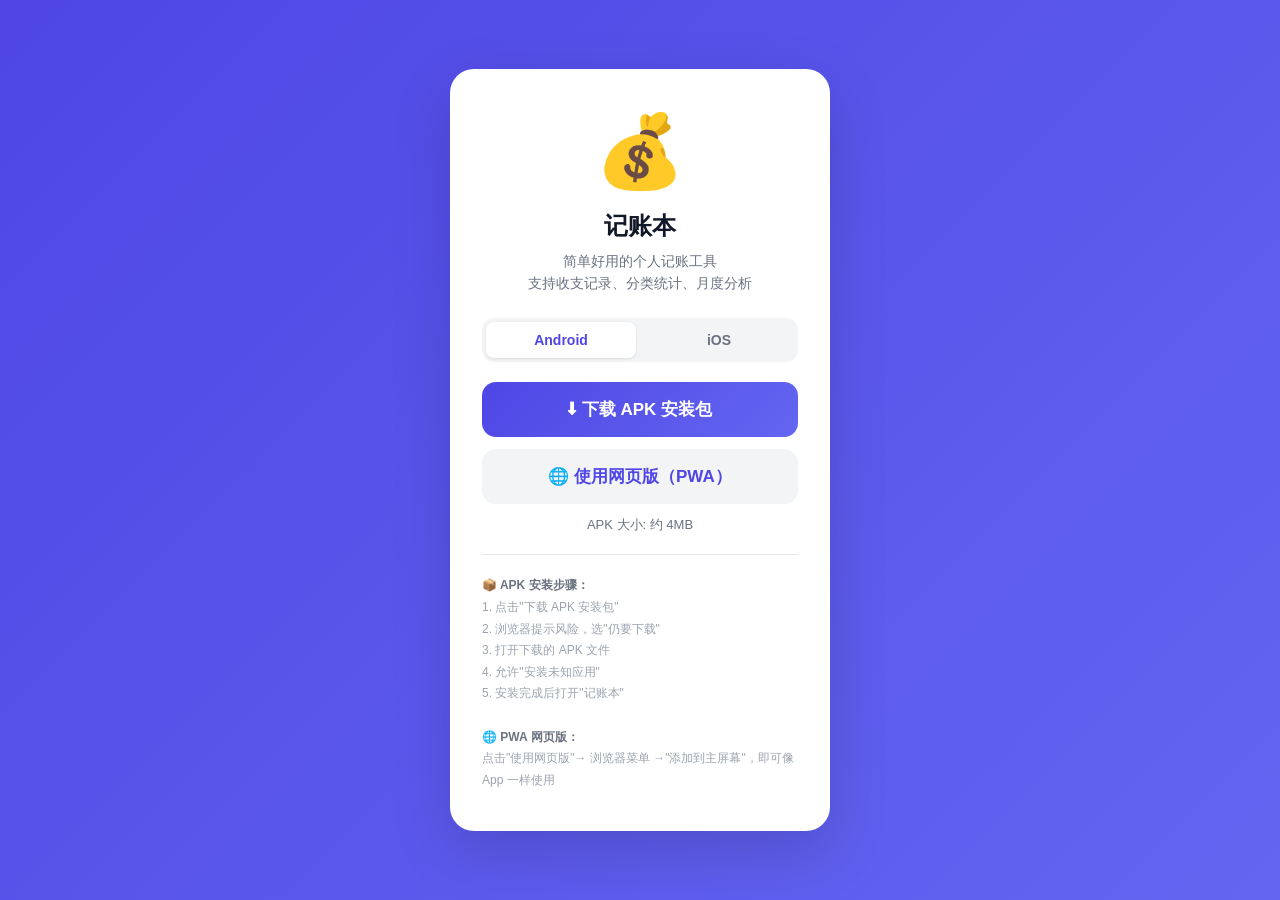
<file: index.html>
<!DOCTYPE html>
<html lang="zh-CN">
<head>
    <meta charset="UTF-8">
    <meta name="viewport" content="width=device-width, initial-scale=1.0">
    <title>记账本 APP 下载</title>
    <style>
        * { margin: 0; padding: 0; box-sizing: border-box; }
        body {
            font-family: -apple-system, BlinkMacSystemFont, 'Segoe UI', sans-serif;
            background: linear-gradient(135deg, #4F46E5 0%, #6366F1 100%);
            min-height: 100vh;
            display: flex;
            align-items: center;
            justify-content: center;
            padding: 20px;
        }
        .card {
            background: #fff;
            border-radius: 24px;
            padding: 40px 32px;
            max-width: 380px;
            width: 100%;
            text-align: center;
            box-shadow: 0 20px 60px rgba(0,0,0,0.15);
        }
        .icon { font-size: 72px; margin-bottom: 16px; }
        .title { font-size: 24px; font-weight: 700; color: #111827; margin-bottom: 8px; }
        .subtitle { font-size: 14px; color: #6B7280; margin-bottom: 24px; line-height: 1.6; }
        .platform-tabs {
            display: flex;
            gap: 8px;
            margin-bottom: 20px;
            background: #F3F4F6;
            border-radius: 12px;
            padding: 4px;
        }
        .tab {
            flex: 1;
            padding: 10px;
            border: none;
            border-radius: 8px;
            font-size: 14px;
            font-weight: 600;
            background: transparent;
            color: #6B7280;
            cursor: pointer;
            transition: all 0.2s;
        }
        .tab.active {
            background: #fff;
            color: #4F46E5;
            box-shadow: 0 1px 3px rgba(0,0,0,0.1);
        }
        .platform-content { display: none; }
        .platform-content.active { display: block; }
        .btn {
            display: block;
            width: 100%;
            padding: 16px;
            border: none;
            border-radius: 14px;
            font-size: 17px;
            font-weight: 700;
            text-decoration: none;
            cursor: pointer;
            transition: all 0.2s;
            margin-bottom: 12px;
        }
        .btn-primary {
            background: linear-gradient(135deg, #4F46E5, #6366F1);
            color: #fff;
        }
        .btn-secondary {
            background: #F3F4F6;
            color: #4F46E5;
        }
        .btn:active { transform: scale(0.97); }
        .info {
            margin-top: 20px;
            padding-top: 20px;
            border-top: 1px solid #E5E7EB;
            font-size: 12px;
            color: #9CA3AF;
            line-height: 1.8;
            text-align: left;
        }
        .info strong { color: #6B7280; }
        .size { font-size: 13px; color: #6B7280; margin-top: 4px; }
        .badge {
            display: inline-block;
            background: #D1FAE5;
            color: #10B981;
            font-size: 11px;
            font-weight: 600;
            padding: 2px 8px;
            border-radius: 10px;
            margin-left: 4px;
        }
    </style>
</head>
<body>
    <div class="card">
        <div class="icon">💰</div>
        <div class="title">记账本</div>
        <div class="subtitle">简单好用的个人记账工具<br>支持收支记录、分类统计、月度分析</div>

        <div class="platform-tabs">
            <button class="tab active" onclick="showPlatform('android')">Android</button>
            <button class="tab" onclick="showPlatform('ios')">iOS</button>
        </div>

        <!-- Android 下载 -->
        <div class="platform-content active" id="platform-android">
            <a class="btn btn-primary" href="./accounting.apk" download>⬇ 下载 APK 安装包</a>
            <a class="btn btn-secondary" href="./app.html">🌐 使用网页版（PWA）</a>
            <div class="size">APK 大小: 约 4MB</div>
            <div class="info">
                <strong>📦 APK 安装步骤：</strong><br>
                1. 点击"下载 APK 安装包"<br>
                2. 浏览器提示风险，选"仍要下载"<br>
                3. 打开下载的 APK 文件<br>
                4. 允许"安装未知应用"<br>
                5. 安装完成后打开"记账本"<br><br>
                <strong>🌐 PWA 网页版：</strong><br>
                点击"使用网页版"→ 浏览器菜单 →"添加到主屏幕"，即可像 App 一样使用
            </div>
        </div>

        <!-- iOS 下载 -->
        <div class="platform-content" id="platform-ios">
            <a class="btn btn-primary" href="./app.html">🚀 使用网页版 App</a>
            <div class="info">
                <strong>🍎 iOS 安装步骤（PWA）：</strong><br>
                1. 用 Safari 浏览器打开本页面<br>
                2. 点击"使用网页版 App"<br>
                3. 在页面加载后，点击 Safari 底部的分享按钮 <img src="data:image/svg+xml,%3Csvg xmlns='http://www.w3.org/2000/svg' width='14' height='14' viewBox='0 0 24 24' fill='%234F46E5'%3E%3Cpath d='M18 16.08c-.76 0-1.44.3-1.96.77L8.91 12.7c.05-.23.09-.46.09-.7s-.04-.47-.09-.7l7.05-4.11c.54.5 1.25.81 2.04.81 1.66 0 3-1.34 3-3s-1.34-3-3-3-3 1.34-3 3c0 .24.04.47.09.7L8.04 9.81C7.5 9.31 6.79 9 6 9c-1.66 0-3 1.34-3 3s1.34 3 3 3c.79 0 1.5-.31 2.04-.81l7.12 4.16c-.05.21-.08.43-.08.65 0 1.61 1.31 2.92 2.92 2.92s2.92-1.31 2.92-2.92-1.31-2.92-2.92-2.92z'/%3E%3C/svg%3E" alt="分享"><br>
                4. 选择"添加到主屏幕"<br>
                5. 点击"添加"<br>
                6. 桌面出现"记账本"图标，点击即可使用<br><br>
                <strong>⚠️ 注意：</strong><br>
                • 必须使用 <strong>Safari</strong> 浏览器<br>
                • iOS 不支持安装 APK 文件<br>
                • PWA 版本功能与原生 App 一致
            </div>
        </div>
    </div>

    <script>
        function showPlatform(platform) {
            document.querySelectorAll('.tab').forEach(t => t.classList.remove('active'));
            document.querySelectorAll('.platform-content').forEach(c => c.classList.remove('active'));
            event.target.classList.add('active');
            document.getElementById('platform-' + platform).classList.add('active');
        }

        // 自动检测平台
        const ua = navigator.userAgent;
        if (/iPhone|iPad|iPod/.test(ua)) {
            document.querySelectorAll('.tab').forEach(t => t.classList.remove('active'));
            document.querySelectorAll('.platform-content').forEach(c => c.classList.remove('active'));
            document.querySelectorAll('.tab')[1].classList.add('active');
            document.getElementById('platform-ios').classList.add('active');
        }
    </script>
</body>
</html>
</file>
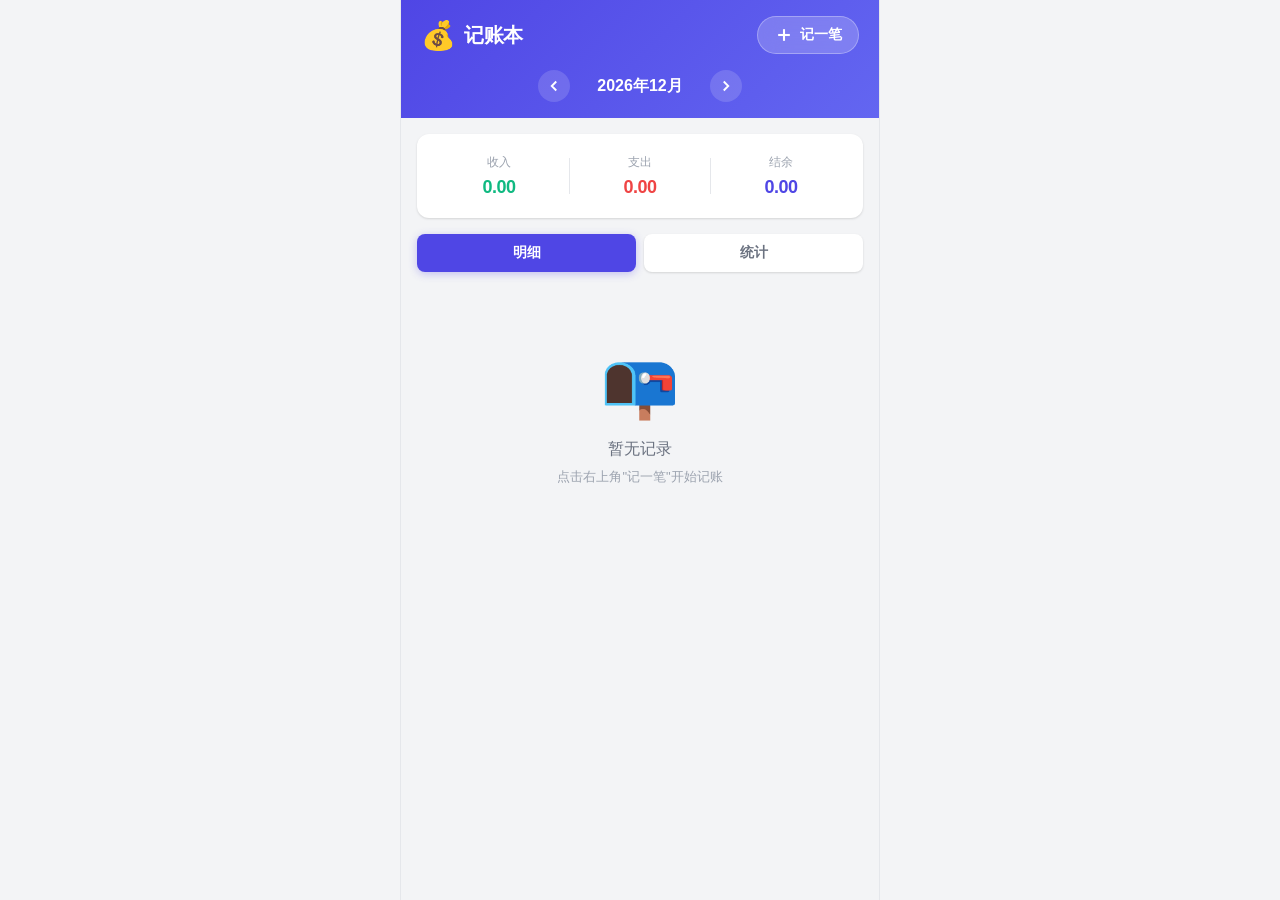
<file: app.html>
<!DOCTYPE html>
<html lang="zh-CN">
<head>
    <meta charset="UTF-8">
    <meta name="viewport" content="width=device-width, initial-scale=1.0, maximum-scale=1.0, user-scalable=no, viewport-fit=cover">
    <meta name="theme-color" content="#4F46E5">
    <meta name="apple-mobile-web-app-capable" content="yes">
    <meta name="apple-mobile-web-app-status-bar-style" content="black-translucent">
    <meta name="apple-mobile-web-app-title" content="记账本">
    <link rel="manifest" href="manifest.json">
    <link rel="apple-touch-icon" href="icons/icon.svg">
    <title>记账本 - 轻松理财</title>
    <link rel="stylesheet" href="app.css">
</head>
<body>
    <div id="app">
        <!-- 头部导航 -->
        <header class="app-header">
            <div class="header-top">
                <div class="brand">
                    <span class="brand-icon">💰</span>
                    <h1 class="brand-title">记账本</h1>
                </div>
                <button class="btn-add" id="btnAdd" aria-label="记一笔">
                    <svg width="20" height="20" viewBox="0 0 24 24" fill="none" stroke="currentColor" stroke-width="2.5"><line x1="12" y1="5" x2="12" y2="19"/><line x1="5" y1="12" x2="19" y2="12"/></svg>
                    <span>记一笔</span>
                </button>
            </div>
            <!-- 月份选择器 -->
            <div class="month-picker" id="monthPicker">
                <button class="month-arrow" id="prevMonth" aria-label="上一月">
                    <svg width="18" height="18" viewBox="0 0 24 24" fill="none" stroke="currentColor" stroke-width="2.5"><polyline points="15 18 9 12 15 6"/></svg>
                </button>
                <span class="month-label" id="monthLabel"></span>
                <button class="month-arrow" id="nextMonth" aria-label="下一月">
                    <svg width="18" height="18" viewBox="0 0 24 24" fill="none" stroke="currentColor" stroke-width="2.5"><polyline points="9 18 15 12 9 6"/></svg>
                </button>
            </div>
        </header>

        <!-- 统计卡片 -->
        <section class="stats-section" id="statsSection">
            <div class="stats-card">
                <div class="stat-item stat-income">
                    <span class="stat-label">收入</span>
                    <span class="stat-value" id="totalIncome">0.00</span>
                </div>
                <div class="stat-divider"></div>
                <div class="stat-item stat-expense">
                    <span class="stat-label">支出</span>
                    <span class="stat-value" id="totalExpense">0.00</span>
                </div>
                <div class="stat-divider"></div>
                <div class="stat-item stat-balance">
                    <span class="stat-label">结余</span>
                    <span class="stat-value" id="totalBalance">0.00</span>
                </div>
            </div>
        </section>

        <!-- Tab 切换 -->
        <div class="tab-bar">
            <button class="tab-btn active" data-tab="list">明细</button>
            <button class="tab-btn" data-tab="chart">统计</button>
        </div>

        <!-- 记录列表 -->
        <section class="tab-content active" id="tabList">
            <div class="transaction-list" id="transactionList">
                <div class="empty-state">
                    <div class="empty-icon">📭</div>
                    <div class="empty-text">暂无记录</div>
                    <div class="empty-hint">点击右上角"记一笔"开始记账</div>
                </div>
            </div>
        </section>

        <!-- 统计图表 -->
        <section class="tab-content" id="tabChart">
            <div class="chart-section" id="chartSection"></div>
        </section>

        <!-- 添加记录弹窗 -->
        <div class="modal-overlay" id="addModal">
            <div class="modal-content">
                <div class="modal-header">
                    <h2>记一笔</h2>
                    <button class="modal-close" id="modalClose" aria-label="关闭">
                        <svg width="24" height="24" viewBox="0 0 24 24" fill="none" stroke="currentColor" stroke-width="2"><line x1="18" y1="6" x2="6" y2="18"/><line x1="6" y1="6" x2="18" y2="18"/></svg>
                    </button>
                </div>
                <form id="addForm">
                    <!-- 收入/支出切换 -->
                    <div class="type-toggle">
                        <button type="button" class="type-btn active" data-type="expense">支出</button>
                        <button type="button" class="type-btn" data-type="income">收入</button>
                    </div>
                    <!-- 金额 -->
                    <div class="form-group">
                        <label class="form-label">金额</label>
                        <div class="amount-input-wrap">
                            <span class="currency-sign">¥</span>
                            <input type="number" id="inputAmount" class="amount-input" placeholder="0.00" step="0.01" min="0.01" inputmode="decimal" required>
                        </div>
                    </div>
                    <!-- 分类 -->
                    <div class="form-group">
                        <label class="form-label">分类</label>
                        <div class="category-grid" id="categoryGrid"></div>
                    </div>
                    <!-- 备注 -->
                    <div class="form-group">
                        <label class="form-label">备注</label>
                        <input type="text" id="inputNote" class="form-input" placeholder="添加备注（可选）" maxlength="50">
                    </div>
                    <!-- 日期 -->
                    <div class="form-group">
                        <label class="form-label">日期</label>
                        <input type="date" id="inputDate" class="form-input" required>
                    </div>
                    <!-- 提交 -->
                    <button type="submit" class="btn-submit" id="btnSubmit">保存</button>
                </form>
            </div>
        </div>

        <!-- 删除确认 -->
        <div class="modal-overlay" id="deleteModal">
            <div class="confirm-dialog">
                <div class="confirm-icon">🗑️</div>
                <div class="confirm-text">确定删除这条记录吗？</div>
                <div class="confirm-actions">
                    <button class="btn-cancel" id="cancelDelete">取消</button>
                    <button class="btn-confirm-delete" id="confirmDelete">删除</button>
                </div>
            </div>
        </div>

        <!-- Toast 提示 -->
        <div class="toast" id="toast"></div>
    </div>

    <script src="app.js"></script>
</body>
</html>
</file>
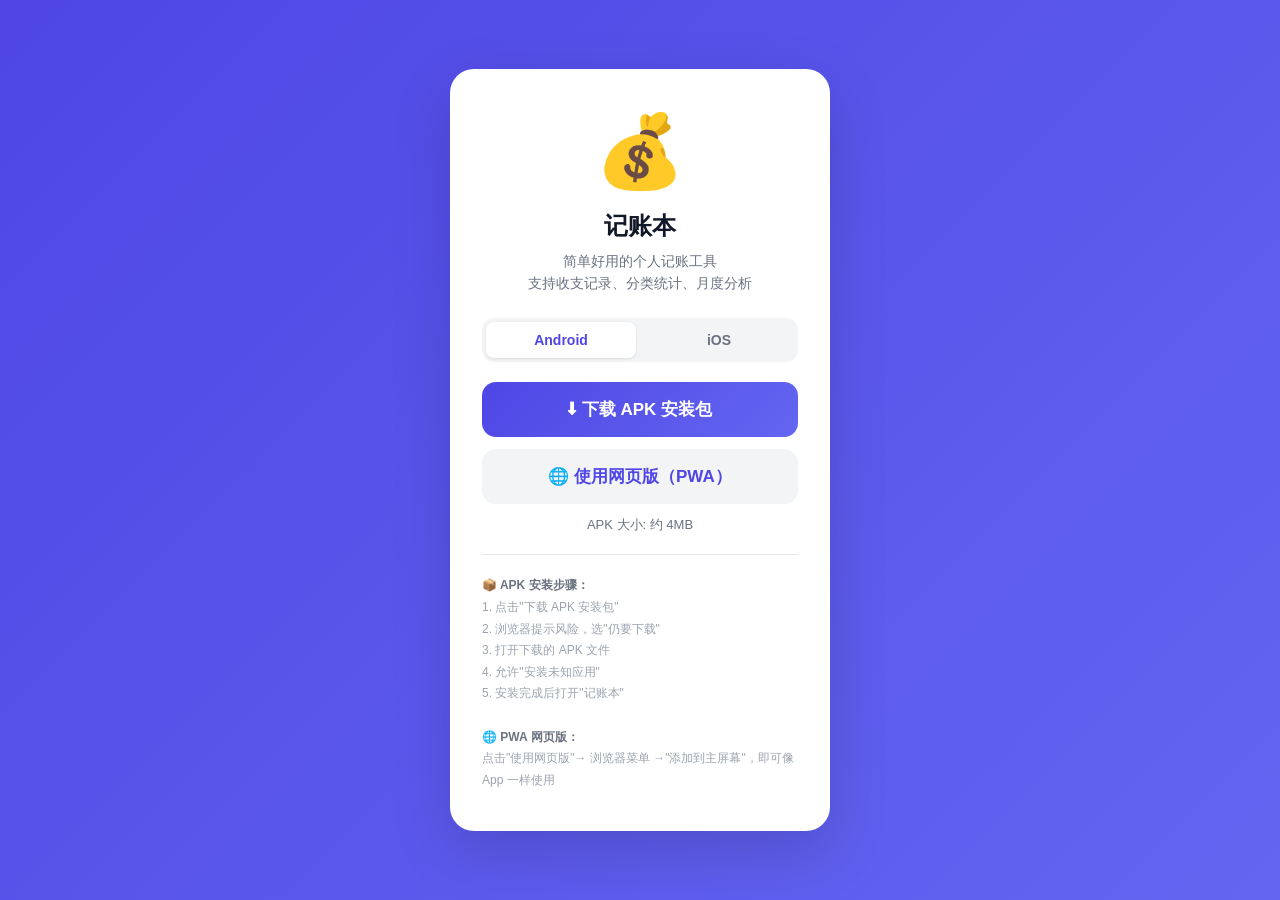
<file: download.html>
<!DOCTYPE html>
<html lang="zh-CN">
<head>
    <meta charset="UTF-8">
    <meta name="viewport" content="width=device-width, initial-scale=1.0">
    <title>记账本 APP 下载</title>
    <style>
        * { margin: 0; padding: 0; box-sizing: border-box; }
        body {
            font-family: -apple-system, BlinkMacSystemFont, 'Segoe UI', sans-serif;
            background: linear-gradient(135deg, #4F46E5 0%, #6366F1 100%);
            min-height: 100vh;
            display: flex;
            align-items: center;
            justify-content: center;
            padding: 20px;
        }
        .card {
            background: #fff;
            border-radius: 24px;
            padding: 40px 32px;
            max-width: 380px;
            width: 100%;
            text-align: center;
            box-shadow: 0 20px 60px rgba(0,0,0,0.15);
        }
        .icon { font-size: 72px; margin-bottom: 16px; }
        .title { font-size: 24px; font-weight: 700; color: #111827; margin-bottom: 8px; }
        .subtitle { font-size: 14px; color: #6B7280; margin-bottom: 24px; line-height: 1.6; }
        .platform-tabs {
            display: flex;
            gap: 8px;
            margin-bottom: 20px;
            background: #F3F4F6;
            border-radius: 12px;
            padding: 4px;
        }
        .tab {
            flex: 1;
            padding: 10px;
            border: none;
            border-radius: 8px;
            font-size: 14px;
            font-weight: 600;
            background: transparent;
            color: #6B7280;
            cursor: pointer;
            transition: all 0.2s;
        }
        .tab.active {
            background: #fff;
            color: #4F46E5;
            box-shadow: 0 1px 3px rgba(0,0,0,0.1);
        }
        .platform-content { display: none; }
        .platform-content.active { display: block; }
        .btn {
            display: block;
            width: 100%;
            padding: 16px;
            border: none;
            border-radius: 14px;
            font-size: 17px;
            font-weight: 700;
            text-decoration: none;
            cursor: pointer;
            transition: all 0.2s;
            margin-bottom: 12px;
        }
        .btn-primary {
            background: linear-gradient(135deg, #4F46E5, #6366F1);
            color: #fff;
        }
        .btn-secondary {
            background: #F3F4F6;
            color: #4F46E5;
        }
        .btn:active { transform: scale(0.97); }
        .info {
            margin-top: 20px;
            padding-top: 20px;
            border-top: 1px solid #E5E7EB;
            font-size: 12px;
            color: #9CA3AF;
            line-height: 1.8;
            text-align: left;
        }
        .info strong { color: #6B7280; }
        .size { font-size: 13px; color: #6B7280; margin-top: 4px; }
        .badge {
            display: inline-block;
            background: #D1FAE5;
            color: #10B981;
            font-size: 11px;
            font-weight: 600;
            padding: 2px 8px;
            border-radius: 10px;
            margin-left: 4px;
        }
    </style>
</head>
<body>
    <div class="card">
        <div class="icon">💰</div>
        <div class="title">记账本</div>
        <div class="subtitle">简单好用的个人记账工具<br>支持收支记录、分类统计、月度分析</div>

        <div class="platform-tabs">
            <button class="tab active" onclick="showPlatform('android')">Android</button>
            <button class="tab" onclick="showPlatform('ios')">iOS</button>
        </div>

        <!-- Android 下载 -->
        <div class="platform-content active" id="platform-android">
            <a class="btn btn-primary" href="/accounting.apk" download>⬇ 下载 APK 安装包</a>
            <a class="btn btn-secondary" href="/index.html">🌐 使用网页版（PWA）</a>
            <div class="size">APK 大小: 约 4MB</div>
            <div class="info">
                <strong>📦 APK 安装步骤：</strong><br>
                1. 点击"下载 APK 安装包"<br>
                2. 浏览器提示风险，选"仍要下载"<br>
                3. 打开下载的 APK 文件<br>
                4. 允许"安装未知应用"<br>
                5. 安装完成后打开"记账本"<br><br>
                <strong>🌐 PWA 网页版：</strong><br>
                点击"使用网页版"→ 浏览器菜单 →"添加到主屏幕"，即可像 App 一样使用
            </div>
        </div>

        <!-- iOS 下载 -->
        <div class="platform-content" id="platform-ios">
            <a class="btn btn-primary" href="/index.html">🚀 使用网页版 App</a>
            <div class="info">
                <strong>🍎 iOS 安装步骤（PWA）：</strong><br>
                1. 用 Safari 浏览器打开本页面<br>
                2. 点击"使用网页版 App"<br>
                3. 在页面加载后，点击 Safari 底部的分享按钮 <img src="data:image/svg+xml,%3Csvg xmlns='http://www.w3.org/2000/svg' width='14' height='14' viewBox='0 0 24 24' fill='%234F46E5'%3E%3Cpath d='M18 16.08c-.76 0-1.44.3-1.96.77L8.91 12.7c.05-.23.09-.46.09-.7s-.04-.47-.09-.7l7.05-4.11c.54.5 1.25.81 2.04.81 1.66 0 3-1.34 3-3s-1.34-3-3-3-3 1.34-3 3c0 .24.04.47.09.7L8.04 9.81C7.5 9.31 6.79 9 6 9c-1.66 0-3 1.34-3 3s1.34 3 3 3c.79 0 1.5-.31 2.04-.81l7.12 4.16c-.05.21-.08.43-.08.65 0 1.61 1.31 2.92 2.92 2.92s2.92-1.31 2.92-2.92-1.31-2.92-2.92-2.92z'/%3E%3C/svg%3E" alt="分享"><br>
                4. 选择"添加到主屏幕"<br>
                5. 点击"添加"<br>
                6. 桌面出现"记账本"图标，点击即可使用<br><br>
                <strong>⚠️ 注意：</strong><br>
                • 必须使用 <strong>Safari</strong> 浏览器<br>
                • iOS 不支持安装 APK 文件<br>
                • PWA 版本功能与原生 App 一致
            </div>
        </div>
    </div>

    <script>
        function showPlatform(platform) {
            document.querySelectorAll('.tab').forEach(t => t.classList.remove('active'));
            document.querySelectorAll('.platform-content').forEach(c => c.classList.remove('active'));
            event.target.classList.add('active');
            document.getElementById('platform-' + platform).classList.add('active');
        }

        // 自动检测平台
        const ua = navigator.userAgent;
        if (/iPhone|iPad|iPod/.test(ua)) {
            document.querySelectorAll('.tab').forEach(t => t.classList.remove('active'));
            document.querySelectorAll('.platform-content').forEach(c => c.classList.remove('active'));
            document.querySelectorAll('.tab')[1].classList.add('active');
            document.getElementById('platform-ios').classList.add('active');
        }
    </script>
</body>
</html>
</file>
<file: app.css>
/* ===== 基础重置与变量 ===== */
:root {
    --primary: #4F46E5;
    --primary-light: #6366F1;
    --primary-dark: #4338CA;
    --income: #10B981;
    --income-light: #D1FAE5;
    --expense: #EF4444;
    --expense-light: #FEE2E2;
    --bg: #F3F4F6;
    --card: #FFFFFF;
    --text: #111827;
    --text-secondary: #6B7280;
    --text-muted: #9CA3AF;
    --border: #E5E7EB;
    --shadow: 0 1px 3px rgba(0,0,0,0.08), 0 1px 2px rgba(0,0,0,0.06);
    --shadow-lg: 0 10px 25px rgba(0,0,0,0.1);
    --radius: 12px;
    --radius-sm: 8px;
    --safe-top: env(safe-area-inset-top, 0px);
    --safe-bottom: env(safe-area-inset-bottom, 0px);
}

* { margin: 0; padding: 0; box-sizing: border-box; -webkit-tap-highlight-color: transparent; }

html { font-size: 16px; }

body {
    font-family: -apple-system, BlinkMacSystemFont, 'SF Pro Text', 'Helvetica Neue', Arial, sans-serif;
    background: var(--bg);
    color: var(--text);
    min-height: 100vh;
    -webkit-font-smoothing: antialiased;
    overflow-x: hidden;
}

#app {
    max-width: 480px;
    margin: 0 auto;
    min-height: 100vh;
    position: relative;
}

/* ===== 头部 ===== */
.app-header {
    background: linear-gradient(135deg, var(--primary) 0%, var(--primary-light) 100%);
    color: #fff;
    padding: calc(16px + var(--safe-top)) 20px 16px;
    position: sticky;
    top: 0;
    z-index: 100;
}

.header-top {
    display: flex;
    align-items: center;
    justify-content: space-between;
    margin-bottom: 16px;
}

.brand {
    display: flex;
    align-items: center;
    gap: 8px;
}

.brand-icon { font-size: 28px; }

.brand-title {
    font-size: 20px;
    font-weight: 700;
    letter-spacing: -0.3px;
}

.btn-add {
    display: flex;
    align-items: center;
    gap: 6px;
    background: rgba(255,255,255,0.2);
    backdrop-filter: blur(10px);
    border: 1px solid rgba(255,255,255,0.3);
    color: #fff;
    padding: 8px 16px;
    border-radius: 24px;
    font-size: 14px;
    font-weight: 600;
    cursor: pointer;
    transition: all 0.2s;
}

.btn-add:active { background: rgba(255,255,255,0.35); transform: scale(0.96); }

/* 月份选择器 */
.month-picker {
    display: flex;
    align-items: center;
    justify-content: center;
    gap: 20px;
}

.month-arrow {
    background: rgba(255,255,255,0.15);
    border: none;
    color: #fff;
    width: 32px;
    height: 32px;
    border-radius: 50%;
    display: flex;
    align-items: center;
    justify-content: center;
    cursor: pointer;
    transition: background 0.2s;
}

.month-arrow:active { background: rgba(255,255,255,0.3); }

.month-label {
    font-size: 16px;
    font-weight: 600;
    min-width: 100px;
    text-align: center;
}

/* ===== 统计卡片 ===== */
.stats-section { padding: 16px 16px 0; }

.stats-card {
    background: var(--card);
    border-radius: var(--radius);
    box-shadow: var(--shadow);
    padding: 20px 16px;
    display: grid;
    grid-template-columns: 1fr auto 1fr auto 1fr;
    align-items: center;
    gap: 0;
}

.stat-item { text-align: center; }

.stat-label {
    display: block;
    font-size: 12px;
    color: var(--text-muted);
    margin-bottom: 6px;
    font-weight: 500;
}

.stat-value { font-size: 18px; font-weight: 700; letter-spacing: -0.5px; }

.stat-income .stat-value { color: var(--income); }
.stat-expense .stat-value { color: var(--expense); }
.stat-balance .stat-value { color: var(--primary); }

.stat-divider {
    width: 1px;
    height: 36px;
    background: var(--border);
    margin: 0 4px;
}

/* ===== Tab 栏 ===== */
.tab-bar {
    display: flex;
    padding: 16px 16px 0;
    gap: 8px;
}

.tab-btn {
    flex: 1;
    padding: 10px;
    border: none;
    background: var(--card);
    border-radius: var(--radius-sm);
    font-size: 14px;
    font-weight: 600;
    color: var(--text-secondary);
    cursor: pointer;
    transition: all 0.2s;
    box-shadow: var(--shadow);
}

.tab-btn.active {
    background: var(--primary);
    color: #fff;
    box-shadow: 0 2px 8px rgba(79,70,229,0.3);
}

.tab-content { display: none; padding: 16px; padding-bottom: calc(24px + var(--safe-bottom)); }
.tab-content.active { display: block; }

/* ===== 交易列表 ===== */
.transaction-list { }

.date-group { margin-bottom: 16px; }

.date-header {
    font-size: 13px;
    color: var(--text-muted);
    font-weight: 600;
    padding: 4px 4px 8px;
    display: flex;
    justify-content: space-between;
    align-items: center;
}

.date-summary { font-size: 12px; }

.tx-item {
    background: var(--card);
    border-radius: var(--radius-sm);
    padding: 14px;
    margin-bottom: 8px;
    display: flex;
    align-items: center;
    justify-content: space-between;
    box-shadow: var(--shadow);
    transition: transform 0.15s, box-shadow 0.15s;
    position: relative;
    overflow: hidden;
}

.tx-item:active { transform: scale(0.98); }

.tx-left { display: flex; align-items: center; gap: 12px; }

.tx-icon {
    width: 42px;
    height: 42px;
    border-radius: 12px;
    display: flex;
    align-items: center;
    justify-content: center;
    font-size: 20px;
    flex-shrink: 0;
}

.tx-icon.income { background: var(--income-light); }
.tx-icon.expense { background: var(--expense-light); }

.tx-info { min-width: 0; }

.tx-category {
    font-size: 15px;
    font-weight: 600;
    color: var(--text);
    white-space: nowrap;
    overflow: hidden;
    text-overflow: ellipsis;
}

.tx-note {
    font-size: 12px;
    color: var(--text-muted);
    margin-top: 2px;
    white-space: nowrap;
    overflow: hidden;
    text-overflow: ellipsis;
}

.tx-right { text-align: right; flex-shrink: 0; display: flex; align-items: center; gap: 8px; }

.tx-amount {
    font-size: 16px;
    font-weight: 700;
    letter-spacing: -0.3px;
}

.tx-amount.income { color: var(--income); }
.tx-amount.expense { color: var(--expense); }

.tx-delete {
    background: none;
    border: none;
    color: var(--text-muted);
    cursor: pointer;
    padding: 4px;
    border-radius: 6px;
    opacity: 0;
    transition: all 0.2s;
    display: flex;
    align-items: center;
    justify-content: center;
}

.tx-item:hover .tx-delete,
.tx-item:active .tx-delete { opacity: 1; }

.tx-delete:active { color: var(--expense); }

/* 空状态 */
.empty-state {
    text-align: center;
    padding: 60px 20px;
}

.empty-icon { font-size: 64px; margin-bottom: 16px; }
.empty-text { font-size: 16px; color: var(--text-secondary); font-weight: 500; }
.empty-hint { font-size: 13px; color: var(--text-muted); margin-top: 8px; }

/* ===== 统计图表 ===== */
.chart-section { }

.chart-block {
    background: var(--card);
    border-radius: var(--radius);
    box-shadow: var(--shadow);
    padding: 20px 16px;
    margin-bottom: 16px;
}

.chart-title {
    font-size: 15px;
    font-weight: 700;
    margin-bottom: 16px;
    display: flex;
    align-items: center;
    gap: 8px;
}

.chart-dot {
    width: 8px;
    height: 8px;
    border-radius: 50%;
    display: inline-block;
}

.chart-dot.income { background: var(--income); }
.chart-dot.expense { background: var(--expense); }

.bar-chart { display: flex; flex-direction: column; gap: 12px; }

.bar-row { display: flex; align-items: center; gap: 10px; }

.bar-icon { font-size: 18px; width: 28px; text-align: center; flex-shrink: 0; }

.bar-info { flex: 1; min-width: 0; }

.bar-top {
    display: flex;
    justify-content: space-between;
    align-items: center;
    margin-bottom: 5px;
}

.bar-name { font-size: 13px; font-weight: 500; color: var(--text); }
.bar-amount { font-size: 13px; font-weight: 600; }
.bar-amount.income { color: var(--income); }
.bar-amount.expense { color: var(--expense); }

.bar-track {
    width: 100%;
    height: 8px;
    background: #F3F4F6;
    border-radius: 4px;
    overflow: hidden;
}

.bar-fill {
    height: 100%;
    border-radius: 4px;
    transition: width 0.6s cubic-bezier(0.25, 1, 0.5, 1);
    min-width: 4px;
}

.bar-fill.income { background: linear-gradient(90deg, var(--income), #34D399); }
.bar-fill.expense { background: linear-gradient(90deg, var(--expense), #F87171); }

.bar-percent {
    font-size: 12px;
    color: var(--text-muted);
    min-width: 42px;
    text-align: right;
    flex-shrink: 0;
}

.chart-empty {
    text-align: center;
    padding: 40px 20px;
    color: var(--text-muted);
    font-size: 14px;
}

/* 环形统计 */
.donut-wrap {
    display: flex;
    align-items: center;
    gap: 20px;
    margin-bottom: 16px;
}

.donut-canvas { flex-shrink: 0; }

.donut-legend { flex: 1; display: flex; flex-direction: column; gap: 8px; }

.legend-item { display: flex; align-items: center; gap: 8px; font-size: 13px; }

.legend-color {
    width: 12px;
    height: 12px;
    border-radius: 3px;
    flex-shrink: 0;
}

.legend-name { flex: 1; color: var(--text-secondary); }
.legend-val { font-weight: 600; color: var(--text); }

/* ===== 弹窗 ===== */
.modal-overlay {
    position: fixed;
    inset: 0;
    background: rgba(0,0,0,0.5);
    z-index: 200;
    display: flex;
    align-items: flex-end;
    justify-content: center;
    opacity: 0;
    visibility: hidden;
    transition: opacity 0.25s, visibility 0.25s;
}

.modal-overlay.show { opacity: 1; visibility: visible; }

.modal-content {
    background: var(--card);
    width: 100%;
    max-width: 480px;
    border-radius: 20px 20px 0 0;
    max-height: 90vh;
    overflow-y: auto;
    padding: 24px 20px calc(24px + var(--safe-bottom));
    transform: translateY(100%);
    transition: transform 0.35s cubic-bezier(0.32, 0.72, 0, 1);
}

.modal-overlay.show .modal-content { transform: translateY(0); }

.modal-header {
    display: flex;
    align-items: center;
    justify-content: space-between;
    margin-bottom: 24px;
}

.modal-header h2 { font-size: 18px; font-weight: 700; }

.modal-close {
    background: none;
    border: none;
    color: var(--text-muted);
    cursor: pointer;
    padding: 4px;
    border-radius: 8px;
}

.modal-close:active { color: var(--text); }

/* 收入/支出切换 */
.type-toggle {
    display: flex;
    background: #F3F4F6;
    border-radius: var(--radius-sm);
    padding: 4px;
    margin-bottom: 20px;
}

.type-btn {
    flex: 1;
    padding: 10px;
    border: none;
    border-radius: 6px;
    font-size: 14px;
    font-weight: 600;
    color: var(--text-secondary);
    background: transparent;
    cursor: pointer;
    transition: all 0.2s;
}

.type-btn.active.expense-active {
    background: var(--card);
    color: var(--expense);
    box-shadow: var(--shadow);
}

.type-btn.active.income-active {
    background: var(--card);
    color: var(--income);
    box-shadow: var(--shadow);
}

/* 表单 */
.form-group { margin-bottom: 18px; }

.form-label {
    display: block;
    font-size: 13px;
    font-weight: 600;
    color: var(--text-secondary);
    margin-bottom: 8px;
}

.amount-input-wrap {
    position: relative;
    display: flex;
    align-items: center;
}

.currency-sign {
    position: absolute;
    left: 16px;
    font-size: 22px;
    font-weight: 700;
    color: var(--text-muted);
    pointer-events: none;
}

.amount-input {
    width: 100%;
    padding: 14px 16px 14px 40px;
    font-size: 28px;
    font-weight: 700;
    border: 2px solid var(--border);
    border-radius: var(--radius-sm);
    background: #FAFAFA;
    color: var(--text);
    outline: none;
    transition: border-color 0.2s;
    letter-spacing: -0.5px;
}

.amount-input:focus { border-color: var(--primary); }

.amount-input::placeholder { color: #D1D5DB; font-weight: 400; }

.form-input {
    width: 100%;
    padding: 12px 16px;
    font-size: 15px;
    border: 2px solid var(--border);
    border-radius: var(--radius-sm);
    background: #FAFAFA;
    color: var(--text);
    outline: none;
    transition: border-color 0.2s;
}

.form-input:focus { border-color: var(--primary); }

/* 分类网格 */
.category-grid {
    display: grid;
    grid-template-columns: repeat(5, 1fr);
    gap: 8px;
}

.cat-btn {
    display: flex;
    flex-direction: column;
    align-items: center;
    gap: 4px;
    padding: 10px 4px;
    border: 2px solid transparent;
    border-radius: var(--radius-sm);
    background: #F9FAFB;
    cursor: pointer;
    transition: all 0.15s;
}

.cat-btn:active { transform: scale(0.95); }

.cat-btn .cat-emoji { font-size: 22px; }
.cat-btn .cat-name { font-size: 11px; color: var(--text-secondary); font-weight: 500; }

.cat-btn.selected.expense-selected {
    background: var(--expense-light);
    border-color: var(--expense);
}

.cat-btn.selected.income-selected {
    background: var(--income-light);
    border-color: var(--income);
}

.cat-btn.selected .cat-name { color: var(--text); font-weight: 600; }

/* 提交按钮 */
.btn-submit {
    width: 100%;
    padding: 14px;
    border: none;
    border-radius: var(--radius-sm);
    font-size: 16px;
    font-weight: 700;
    color: #fff;
    cursor: pointer;
    transition: all 0.2s;
    margin-top: 8px;
}

.btn-submit.expense-mode { background: var(--expense); }
.btn-submit.income-mode { background: var(--income); }
.btn-submit:active { transform: scale(0.98); opacity: 0.9; }

/* 删除确认 */
.confirm-dialog {
    background: var(--card);
    border-radius: var(--radius);
    padding: 32px 24px;
    width: calc(100% - 48px);
    max-width: 320px;
    text-align: center;
    transform: scale(0.9);
    transition: transform 0.25s cubic-bezier(0.32, 0.72, 0, 1);
}

.modal-overlay.show .confirm-dialog { transform: scale(1); }

.confirm-icon { font-size: 48px; margin-bottom: 16px; }
.confirm-text { font-size: 16px; font-weight: 600; margin-bottom: 24px; color: var(--text); }

.confirm-actions { display: flex; gap: 12px; }

.btn-cancel, .btn-confirm-delete {
    flex: 1;
    padding: 12px;
    border: none;
    border-radius: var(--radius-sm);
    font-size: 15px;
    font-weight: 600;
    cursor: pointer;
    transition: all 0.15s;
}

.btn-cancel { background: #F3F4F6; color: var(--text-secondary); }
.btn-cancel:active { background: #E5E7EB; }

.btn-confirm-delete { background: var(--expense); color: #fff; }
.btn-confirm-delete:active { opacity: 0.9; }

/* Toast */
.toast {
    position: fixed;
    bottom: 80px;
    left: 50%;
    transform: translateX(-50%) translateY(20px);
    background: rgba(17,24,39,0.9);
    color: #fff;
    padding: 10px 24px;
    border-radius: 24px;
    font-size: 14px;
    font-weight: 500;
    opacity: 0;
    transition: all 0.3s;
    z-index: 300;
    white-space: nowrap;
    pointer-events: none;
}

.toast.show { opacity: 1; transform: translateX(-50%) translateY(0); }

/* ===== 响应式 ===== */
@media (min-width: 481px) {
    #app { border-left: 1px solid var(--border); border-right: 1px solid var(--border); }
    .modal-content { border-radius: 20px; margin-bottom: 40px; }
}

/* ===== PWA 安装提示 ===== */
.pwa-install-banner {
    position: fixed;
    bottom: 0;
    left: 0;
    right: 0;
    background: var(--card);
    padding: 16px 20px calc(16px + var(--safe-bottom));
    box-shadow: 0 -4px 20px rgba(0,0,0,0.1);
    display: flex;
    align-items: center;
    gap: 12px;
    z-index: 150;
    transform: translateY(100%);
    transition: transform 0.3s;
}

.pwa-install-banner.show { transform: translateY(0); }

.pwa-install-text { flex: 1; }
.pwa-install-title { font-size: 14px; font-weight: 600; }
.pwa-install-desc { font-size: 12px; color: var(--text-muted); margin-top: 2px; }

.pwa-install-btn {
    background: var(--primary);
    color: #fff;
    border: none;
    padding: 8px 20px;
    border-radius: 20px;
    font-size: 14px;
    font-weight: 600;
    cursor: pointer;
    flex-shrink: 0;
}

.pwa-install-close {
    background: none;
    border: none;
    color: var(--text-muted);
    font-size: 20px;
    cursor: pointer;
    padding: 4px;
}

/* 动画 */
@keyframes slideInUp { from { opacity: 0; transform: translateY(20px); } to { opacity: 1; transform: translateY(0); } }
.tx-item { animation: slideInUp 0.3s ease-out both; }
</file>
